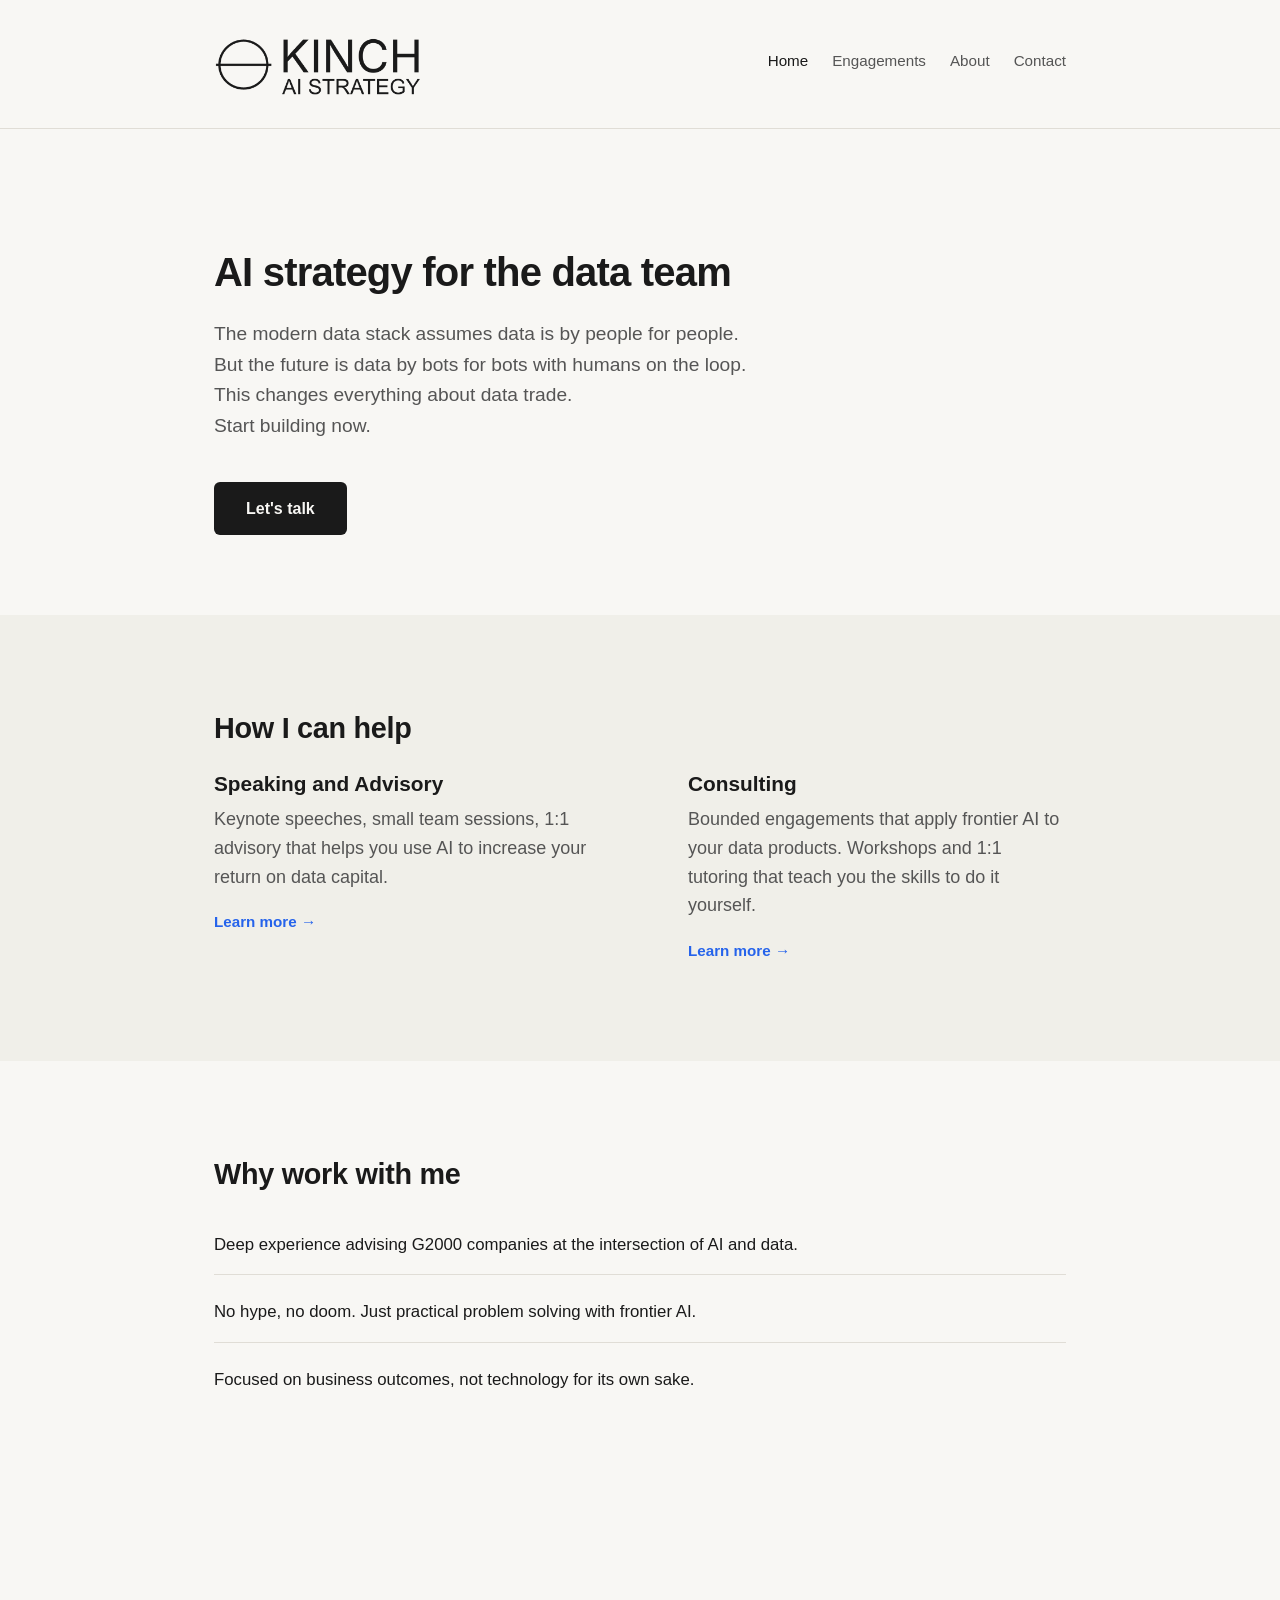
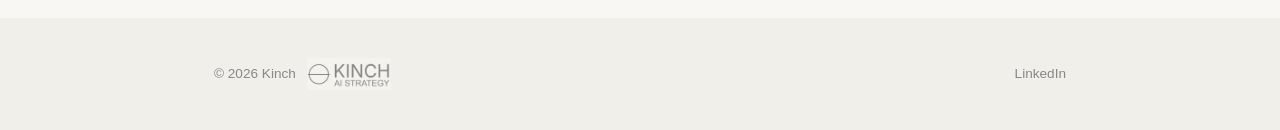
<file: index.html>
<!DOCTYPE html>
<html lang="en">
<head>
  <meta charset="UTF-8">
  <meta name="viewport" content="width=device-width, initial-scale=1.0">
  <title>Kinch - AI &amp; Data Strategy</title>
  <meta name="description" content="Strategic AI and data guidance for business leaders. Kinch helps executives make smart, well-informed decisions about AI and data.">
  <meta property="og:title" content="Kinch - AI & Data Strategy">
  <meta property="og:description" content="Strategic AI and data guidance for business leaders.">
  <meta property="og:type" content="website">
  <link rel="stylesheet" href="css/shared.css">
  <link rel="stylesheet" href="css/light.css">
  <link rel="icon" type="image/png" href="images/favicon.png">
</head>
<body>

  <!-- Navigation -->
  <nav class="nav">
    <div class="container">
      <a href="index.html" class="nav-brand"><img src="images/Kinch logo cropped.png" alt="Kinch - AI Strategy"></a>
      <button class="nav-toggle" aria-label="Toggle navigation">
        <span></span>
        <span></span>
        <span></span>
      </button>
      <ul class="nav-links">
        <li><a href="index.html" class="active">Home</a></li>
        <li><a href="engagements.html">Engagements</a></li>
        <li><a href="about.html">About</a></li>
        <li><a href="contact.html">Contact</a></li>
      </ul>
    </div>
  </nav>

  <main class="page-content">

    <!-- Hero -->
    <section class="hero">
      <div class="container">
        <h1>AI strategy for the data team</h1>
        <p>The modern data stack assumes data is by people for people.<br>But the future is data by bots for bots with humans on the loop.<br>This changes everything about data trade.<br>Start building now.</p>
        <a href="contact.html" class="cta-button">Let's talk</a>
      </div>
    </section>

    <!-- What I Do -->
    <section class="section section-alt">
      <div class="container">
        <h2>How I can help</h2>
        <div class="services-grid">
          <div class="service-block">
            <h3>Speaking and Advisory</h3>
            <p>Keynote speeches, small team sessions, 1:1 advisory that helps you use AI to increase your return on data capital.</p>
            <a href="engagements.html" class="service-link">Learn more &rarr;</a>
          </div>
          <div class="service-block">
            <h3>Consulting</h3>
            <p>Bounded engagements that apply frontier AI to your data products. Workshops and 1:1 tutoring that teach you the skills to do it yourself.</p>
            <a href="engagements.html" class="service-link">Learn more &rarr;</a>
          </div>
        </div>
      </div>
    </section>

    <!-- Why Kinch -->
    <section class="section">
      <div class="container">
        <h2>Why work with me</h2>
        <ul class="why-list">
          <li>Deep experience advising G2000 companies at the intersection of AI and data.</li>
          <li>No hype, no doom. Just practical problem solving with frontier AI.</li>
          <li>Focused on business outcomes, not technology for its own sake.</li>
        </ul>
      </div>
    </section>

  </main>

  <!-- Footer -->
  <footer class="footer">
    <div class="container">
      <span class="footer-text">&copy; 2026 Kinch &nbsp; <img src="images/Kinch logo cropped.png" alt="Kinch" class="footer-brand"></span>
      <div class="footer-links">
        <a href="https://www.linkedin.com/in/paulsonderegger" target="_blank" rel="noopener">LinkedIn</a>
      </div>
    </div>
  </footer>

  <script src="js/nav.js"></script>
</body>
</html>
</file>
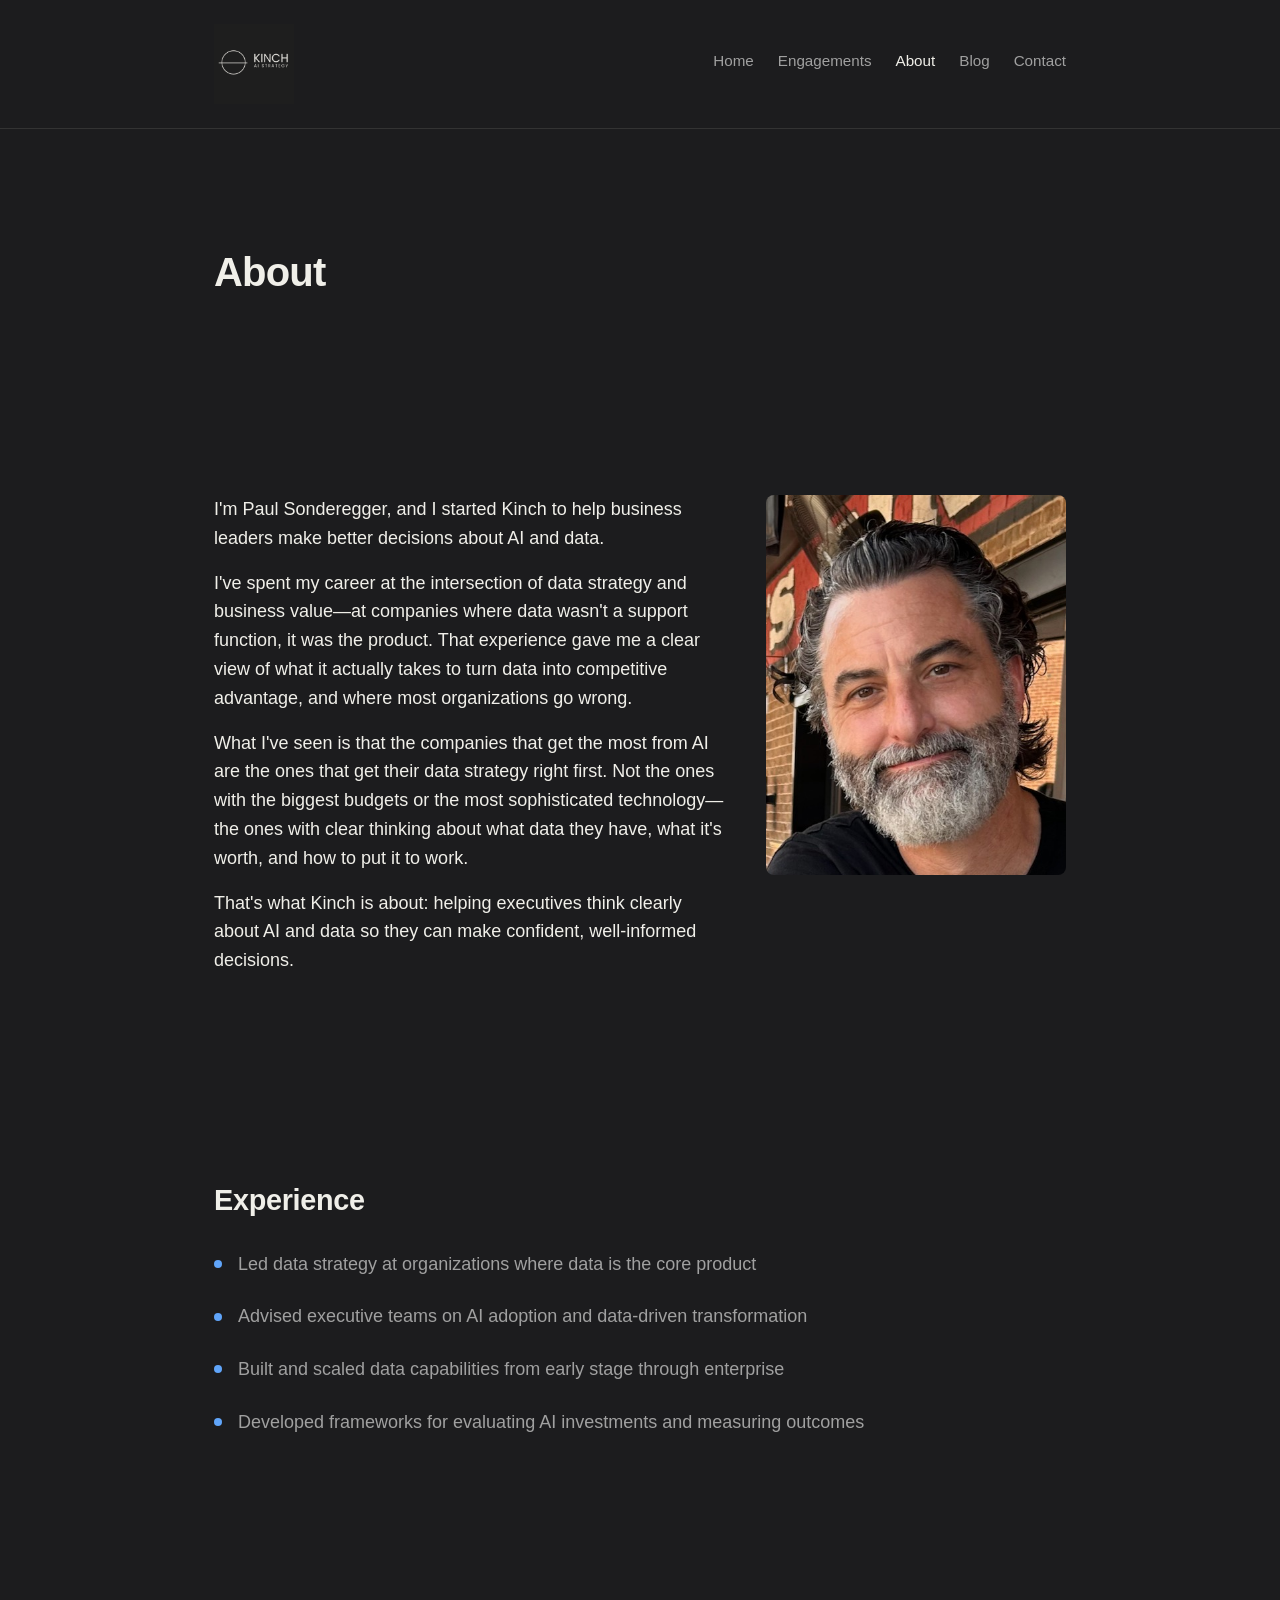
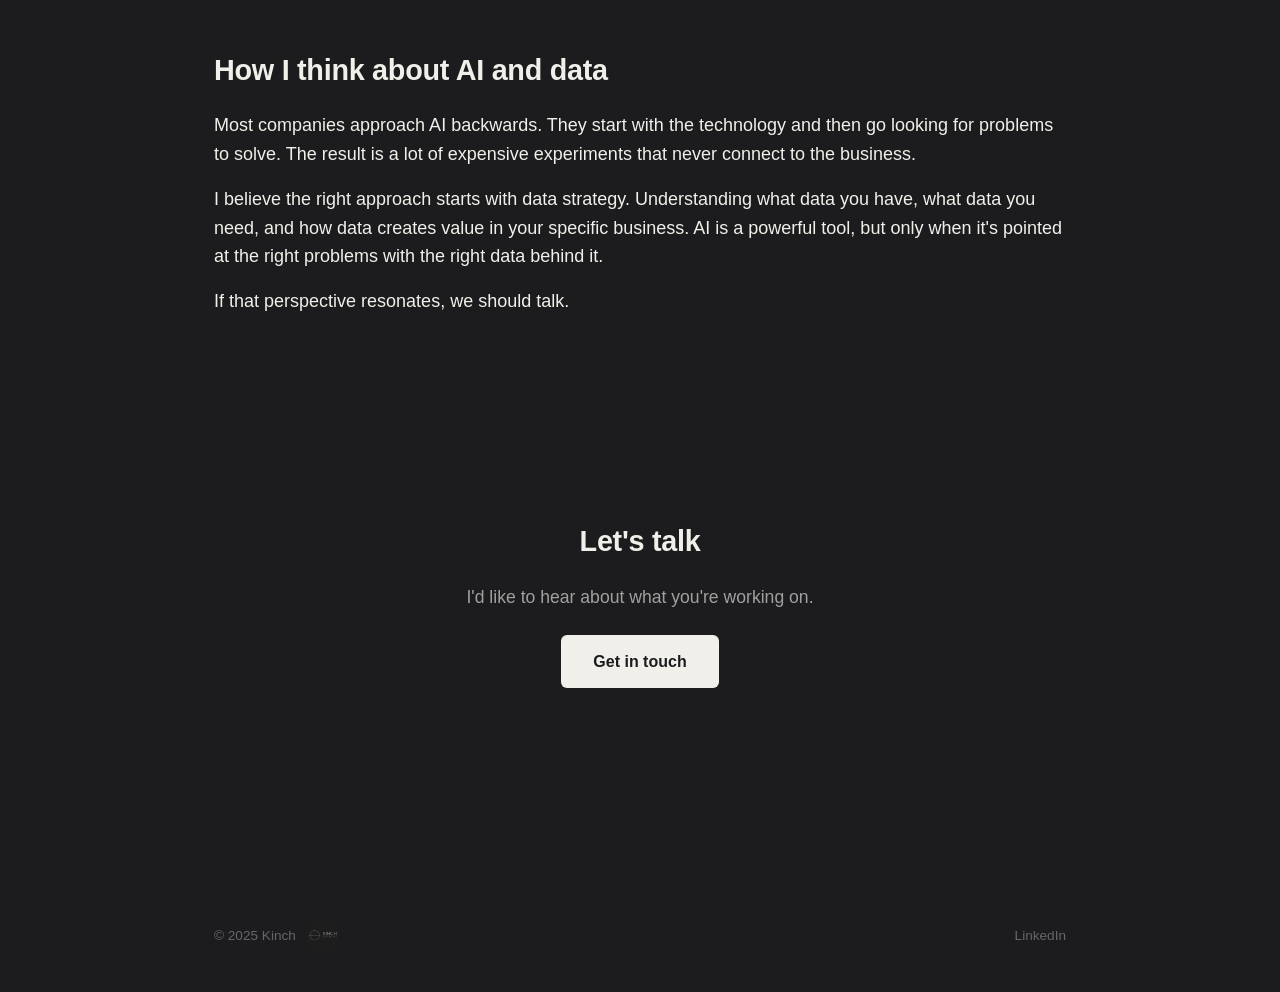
<file: about-dark.html>
<!DOCTYPE html>
<html lang="en">
<head>
  <meta charset="UTF-8">
  <meta name="viewport" content="width=device-width, initial-scale=1.0">
  <title>About - Kinch</title>
  <meta name="description" content="About Paul Sonderegger and Kinch. AI and data strategy consulting built on deep experience in data-driven businesses.">
  <meta property="og:title" content="About - Kinch">
  <meta property="og:description" content="AI and data strategy consulting built on deep experience in data-driven businesses.">
  <meta property="og:type" content="website">
  <link rel="stylesheet" href="css/shared.css">
  <link rel="stylesheet" href="css/dark.css">
</head>
<body>

  <!-- Navigation -->
  <nav class="nav">
    <div class="container">
      <a href="index-dark.html" class="nav-brand"><img src="images/Kinch logo dark.png" alt="Kinch - AI Strategy"></a>
      <button class="nav-toggle" aria-label="Toggle navigation">
        <span></span>
        <span></span>
        <span></span>
      </button>
      <ul class="nav-links">
        <li><a href="index-dark.html">Home</a></li>
        <li><a href="engagements-dark.html">Engagements</a></li>
        <li><a href="about-dark.html" class="active">About</a></li>
        <li><a href="#">Blog</a></li>
        <li><a href="contact-dark.html">Contact</a></li>
      </ul>
    </div>
  </nav>

  <main class="page-content">

    <!-- About Header -->
    <section class="hero">
      <div class="container">
        <h1>About</h1>
      </div>
    </section>

    <!-- Story + Photo -->
    <section class="section section-border">
      <div class="container">
        <div class="about-intro">
          <div class="about-intro-text">
            <p>I'm Paul Sonderegger, and I started Kinch to help business leaders make better decisions about AI and data.</p>
            <p>I've spent my career at the intersection of data strategy and business value&mdash;at companies where data wasn't a support function, it was the product. That experience gave me a clear view of what it actually takes to turn data into competitive advantage, and where most organizations go wrong.</p>
            <p>What I've seen is that the companies that get the most from AI are the ones that get their data strategy right first. Not the ones with the biggest budgets or the most sophisticated technology&mdash;the ones with clear thinking about what data they have, what it's worth, and how to put it to work.</p>
            <p>That's what Kinch is about: helping executives think clearly about AI and data so they can make confident, well-informed decisions.</p>
          </div>
          <img src="images/headshot.jpg" alt="Paul Sonderegger" class="headshot">
        </div>
      </div>
    </section>

    <!-- Experience -->
    <section class="section section-border">
      <div class="container">
        <h2>Experience</h2>
        <ul class="experience-list">
          <li>Led data strategy at organizations where data is the core product</li>
          <li>Advised executive teams on AI adoption and data-driven transformation</li>
          <li>Built and scaled data capabilities from early stage through enterprise</li>
          <li>Developed frameworks for evaluating AI investments and measuring outcomes</li>
        </ul>
      </div>
    </section>

    <!-- Point of View -->
    <section class="section section-border">
      <div class="container">
        <h2>How I think about AI and data</h2>
        <p>Most companies approach AI backwards. They start with the technology and then go looking for problems to solve. The result is a lot of expensive experiments that never connect to the business.</p>
        <p>I believe the right approach starts with data strategy. Understanding what data you have, what data you need, and how data creates value in your specific business. AI is a powerful tool, but only when it's pointed at the right problems with the right data behind it.</p>
        <p>If that perspective resonates, we should talk.</p>
      </div>
    </section>

    <!-- CTA -->
    <section class="cta-section section-border">
      <div class="container">
        <h2>Let's talk</h2>
        <p>I'd like to hear about what you're working on.</p>
        <a href="contact-dark.html" class="cta-button">Get in touch</a>
      </div>
    </section>

  </main>

  <!-- Footer -->
  <footer class="footer">
    <div class="container">
      <span class="footer-text">&copy; 2025 Kinch &nbsp; <img src="images/Kinch logo dark.png" alt="Kinch" class="footer-brand"></span>
      <div class="footer-links">
        <a href="https://linkedin.com" target="_blank" rel="noopener">LinkedIn</a>
      </div>
    </div>
  </footer>

  <script src="js/nav.js"></script>
</body>
</html>
</file>
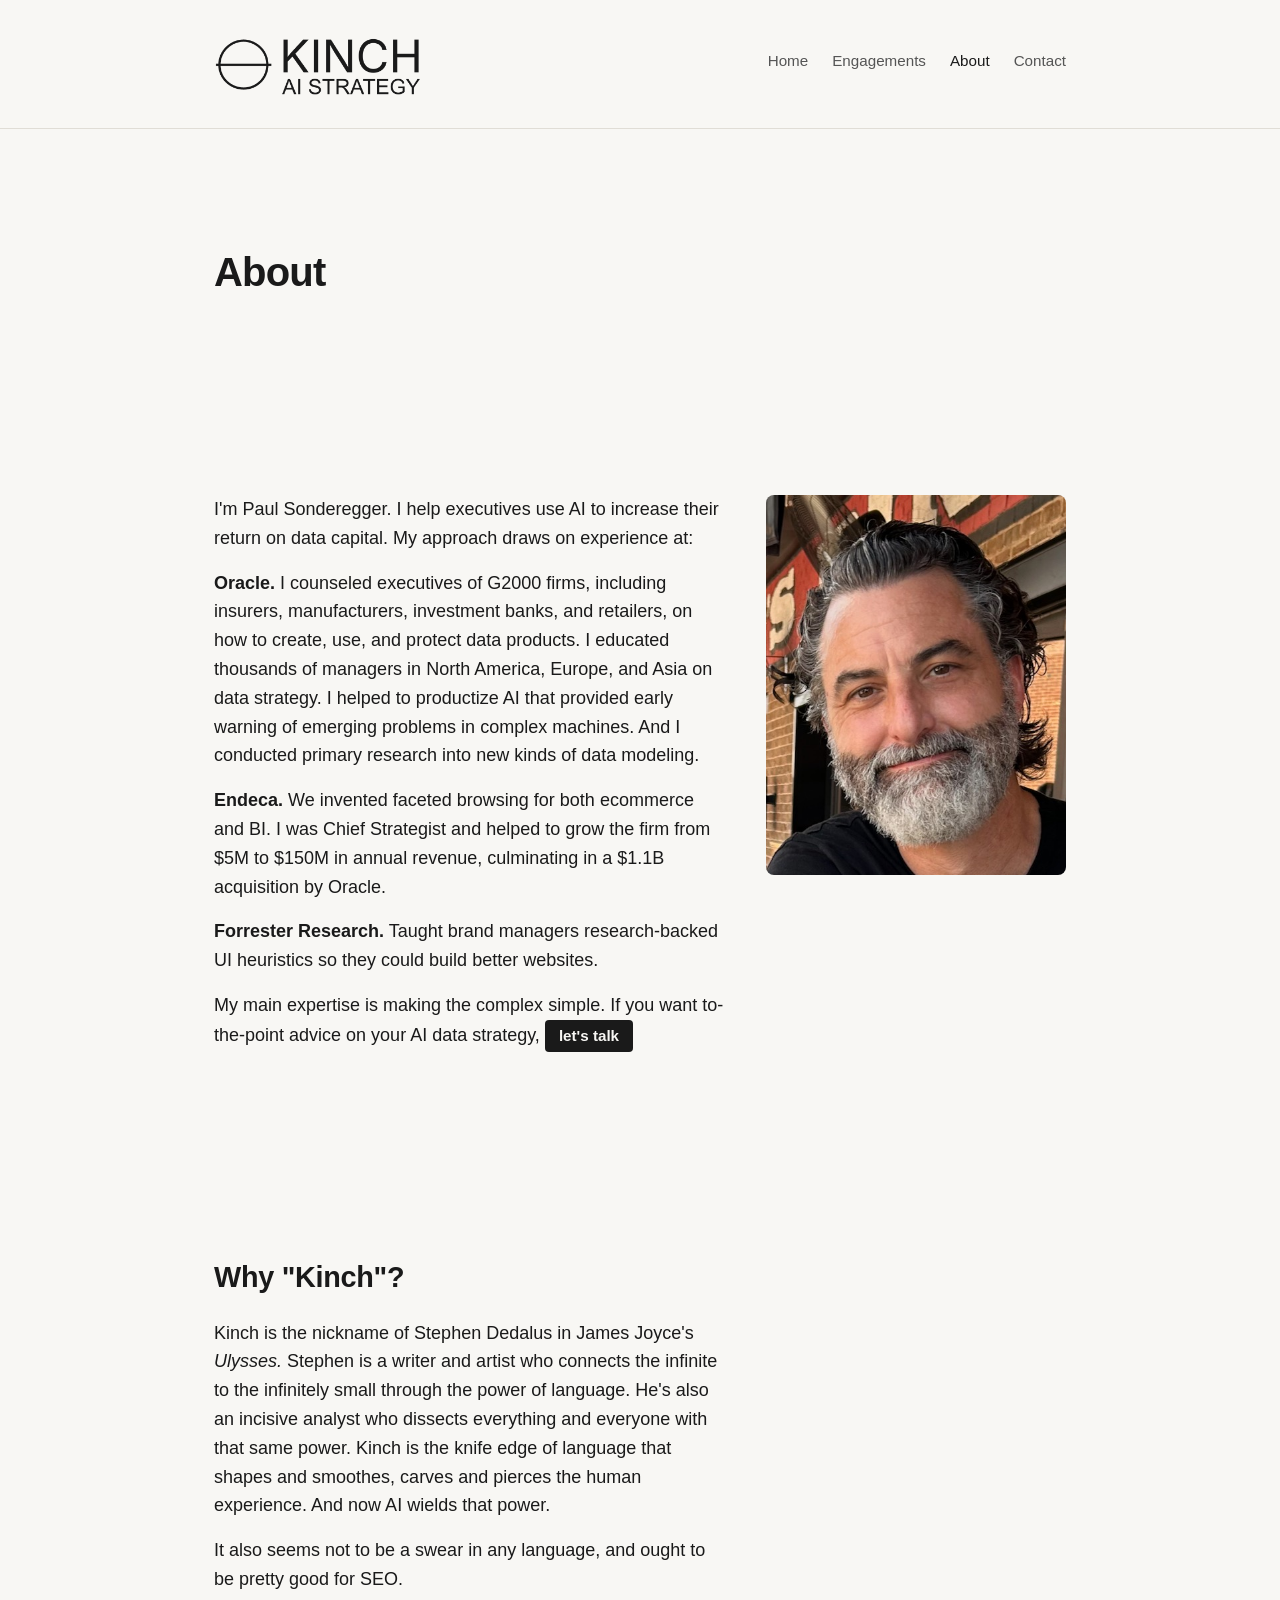
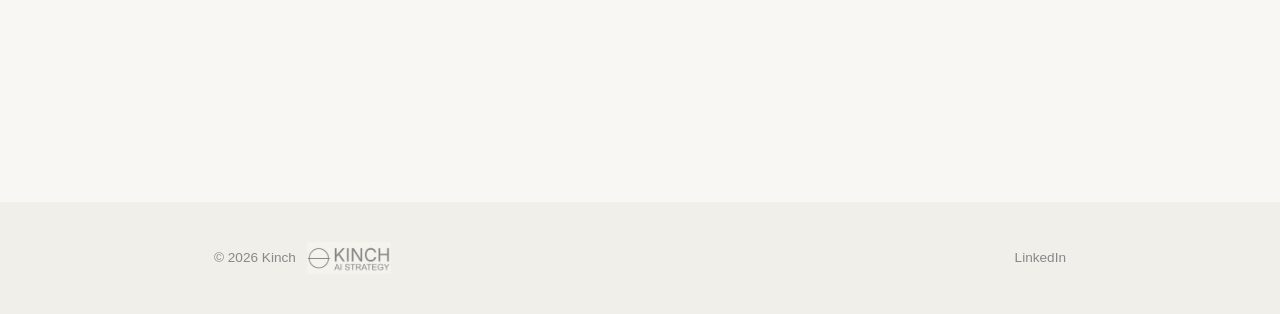
<file: about.html>
<!DOCTYPE html>
<html lang="en">
<head>
  <meta charset="UTF-8">
  <meta name="viewport" content="width=device-width, initial-scale=1.0">
  <title>About - Kinch</title>
  <meta name="description" content="About Paul Sonderegger and Kinch. AI and data strategy consulting built on deep experience in data-driven businesses.">
  <meta property="og:title" content="About - Kinch">
  <meta property="og:description" content="AI and data strategy consulting built on deep experience in data-driven businesses.">
  <meta property="og:type" content="website">
  <link rel="stylesheet" href="css/shared.css">
  <link rel="stylesheet" href="css/light.css">
  <link rel="icon" type="image/png" href="images/favicon.png">
</head>
<body>

  <!-- Navigation -->
  <nav class="nav">
    <div class="container">
      <a href="index.html" class="nav-brand"><img src="images/Kinch logo cropped.png" alt="Kinch - AI Strategy"></a>
      <button class="nav-toggle" aria-label="Toggle navigation">
        <span></span>
        <span></span>
        <span></span>
      </button>
      <ul class="nav-links">
        <li><a href="index.html">Home</a></li>
        <li><a href="engagements.html">Engagements</a></li>
        <li><a href="about.html" class="active">About</a></li>
        <li><a href="contact.html">Contact</a></li>
      </ul>
    </div>
  </nav>

  <main class="page-content">

    <!-- About Header -->
    <section class="hero">
      <div class="container">
        <h1>About</h1>
      </div>
    </section>

    <!-- Story + Photo -->
    <section class="section">
      <div class="container">
        <div class="about-intro">
          <div class="about-intro-text">
            <p>I'm Paul Sonderegger. I help executives use AI to increase their return on data capital. My approach draws on experience at:</p>
            <p><strong>Oracle.</strong> I counseled executives of G2000 firms, including insurers, manufacturers, investment banks, and retailers, on how to create, use, and protect data products. I educated thousands of managers in North America, Europe, and Asia on data strategy. I helped to productize AI that provided early warning of emerging problems in complex machines. And I conducted primary research into new kinds of data modeling.</p>
            <p><strong>Endeca.</strong> We invented faceted browsing for both ecommerce and BI. I was Chief Strategist and helped to grow the firm from $5M to $150M in annual revenue, culminating in a $1.1B acquisition by Oracle.</p>
            <p><strong>Forrester Research.</strong> Taught brand managers research-backed UI heuristics so they could build better websites.</p>
            <p>My main expertise is making the complex simple. If you want to-the-point advice on your AI data strategy, <a href="contact.html" class="text-cta">let's talk</a></p>
          </div>
          <img src="images/headshot.jpg" alt="Paul Sonderegger" class="headshot">
        </div>
      </div>
    </section>

    <!-- Why Kinch -->
    <section class="section">
      <div class="container">
        <div class="why-kinch">
        <h2>Why "Kinch"?</h2>
        <p>Kinch is the nickname of Stephen Dedalus in James Joyce's <em>Ulysses.</em> Stephen is a writer and artist who connects the infinite to the infinitely small through the power of language. He's also an incisive analyst who dissects everything and everyone with that same power. Kinch is the knife edge of language that shapes and smoothes, carves and pierces the human experience. And now AI wields that power.</p>
        <p>It also seems not to be a swear in any language, and ought to be pretty good for SEO.</p>
        </div>
      </div>
    </section>

  </main>

  <!-- Footer -->
  <footer class="footer">
    <div class="container">
      <span class="footer-text">&copy; 2026 Kinch &nbsp; <img src="images/Kinch logo cropped.png" alt="Kinch" class="footer-brand"></span>
      <div class="footer-links">
        <a href="https://www.linkedin.com/in/paulsonderegger" target="_blank" rel="noopener">LinkedIn</a>
      </div>
    </div>
  </footer>

  <script src="js/nav.js"></script>
</body>
</html>
</file>
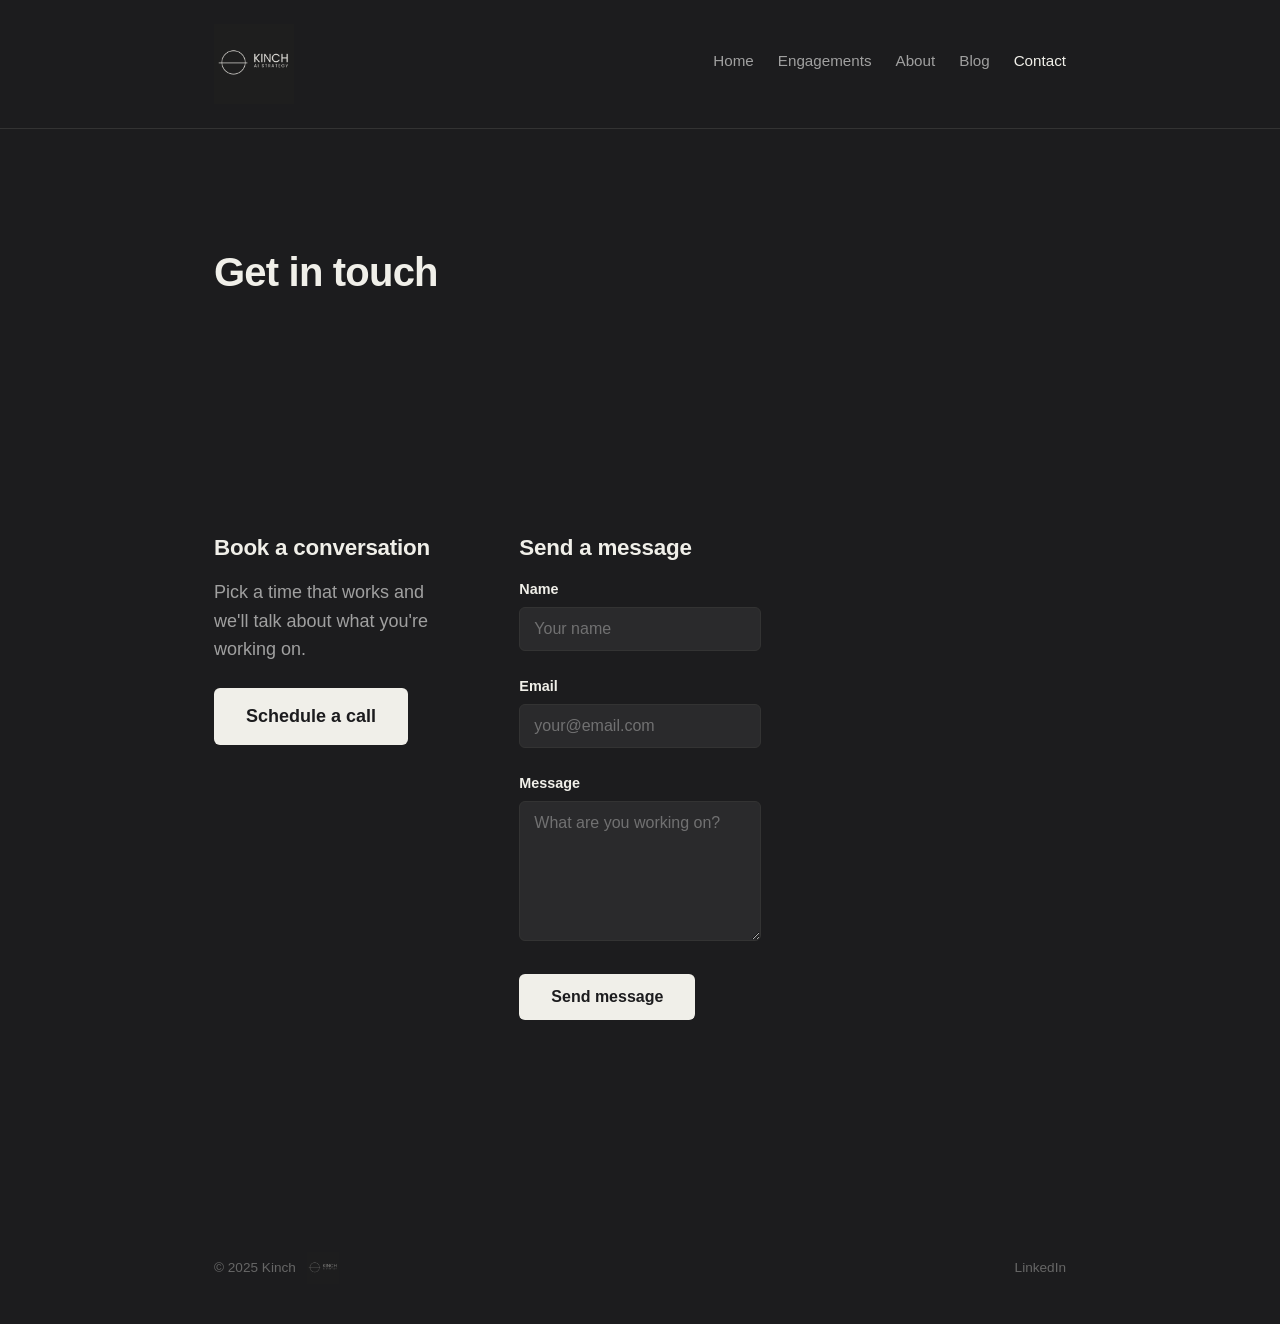
<file: contact-dark.html>
<!DOCTYPE html>
<html lang="en">
<head>
  <meta charset="UTF-8">
  <meta name="viewport" content="width=device-width, initial-scale=1.0">
  <title>Contact - Kinch</title>
  <meta name="description" content="Get in touch with Kinch. Book a conversation or send a message about AI and data strategy consulting.">
  <meta property="og:title" content="Contact - Kinch">
  <meta property="og:description" content="Get in touch with Kinch. Book a conversation or send a message.">
  <meta property="og:type" content="website">
  <link rel="stylesheet" href="css/shared.css">
  <link rel="stylesheet" href="css/dark.css">
</head>
<body>

  <!-- Navigation -->
  <nav class="nav">
    <div class="container">
      <a href="index-dark.html" class="nav-brand"><img src="images/Kinch logo dark.png" alt="Kinch - AI Strategy"></a>
      <button class="nav-toggle" aria-label="Toggle navigation">
        <span></span>
        <span></span>
        <span></span>
      </button>
      <ul class="nav-links">
        <li><a href="index-dark.html">Home</a></li>
        <li><a href="engagements-dark.html">Engagements</a></li>
        <li><a href="about-dark.html">About</a></li>
        <li><a href="#">Blog</a></li>
        <li><a href="contact-dark.html" class="active">Contact</a></li>
      </ul>
    </div>
  </nav>

  <main class="page-content">

    <!-- Page Header -->
    <section class="hero">
      <div class="container">
        <h1>Get in touch</h1>
      </div>
    </section>

    <!-- Contact Grid -->
    <section class="section section-border">
      <div class="container">
        <div class="contact-grid">

          <!-- Calendly -->
          <div class="contact-section">
            <h2>Book a conversation</h2>
            <p>Pick a time that works and we'll talk about what you're working on.</p>
            <a href="#" class="calendly-link" target="_blank" rel="noopener">Schedule a call</a>
            <!-- Replace href="#" with your Calendly URL, e.g.: -->
            <!-- https://calendly.com/your-username/30min -->
          </div>

          <!-- Contact Form -->
          <div class="contact-section">
            <h2>Send a message</h2>
            <form id="contact-form" action="#" method="POST">
              <div class="form-group">
                <label for="name">Name</label>
                <input type="text" id="name" name="name" required placeholder="Your name">
                <div class="field-error" id="name-error">Please enter your name.</div>
              </div>
              <div class="form-group">
                <label for="email">Email</label>
                <input type="email" id="email" name="email" required placeholder="your@email.com">
                <div class="field-error" id="email-error">Please enter a valid email address.</div>
              </div>
              <div class="form-group">
                <label for="message">Message</label>
                <textarea id="message" name="message" required placeholder="What are you working on?"></textarea>
                <div class="field-error" id="message-error">Please enter a message.</div>
              </div>

              <!-- Honeypot - invisible to humans -->
              <div class="visually-hidden" aria-hidden="true">
                <label for="website">Website</label>
                <input type="text" id="website" name="website" tabindex="-1" autocomplete="off">
              </div>

              <button type="submit" class="cta-button">Send message</button>
            </form>
            <div class="success-message" id="success-message">
              Thanks for reaching out. I'll be in touch soon.
            </div>
          </div>

        </div>
      </div>
    </section>

  </main>

  <!-- Footer -->
  <footer class="footer">
    <div class="container">
      <span class="footer-text">&copy; 2025 Kinch &nbsp; <img src="images/Kinch logo dark.png" alt="Kinch" class="footer-brand"></span>
      <div class="footer-links">
        <a href="https://linkedin.com" target="_blank" rel="noopener">LinkedIn</a>
      </div>
    </div>
  </footer>

  <script src="js/nav.js"></script>
  <script src="js/contact.js"></script>
</body>
</html>
</file>
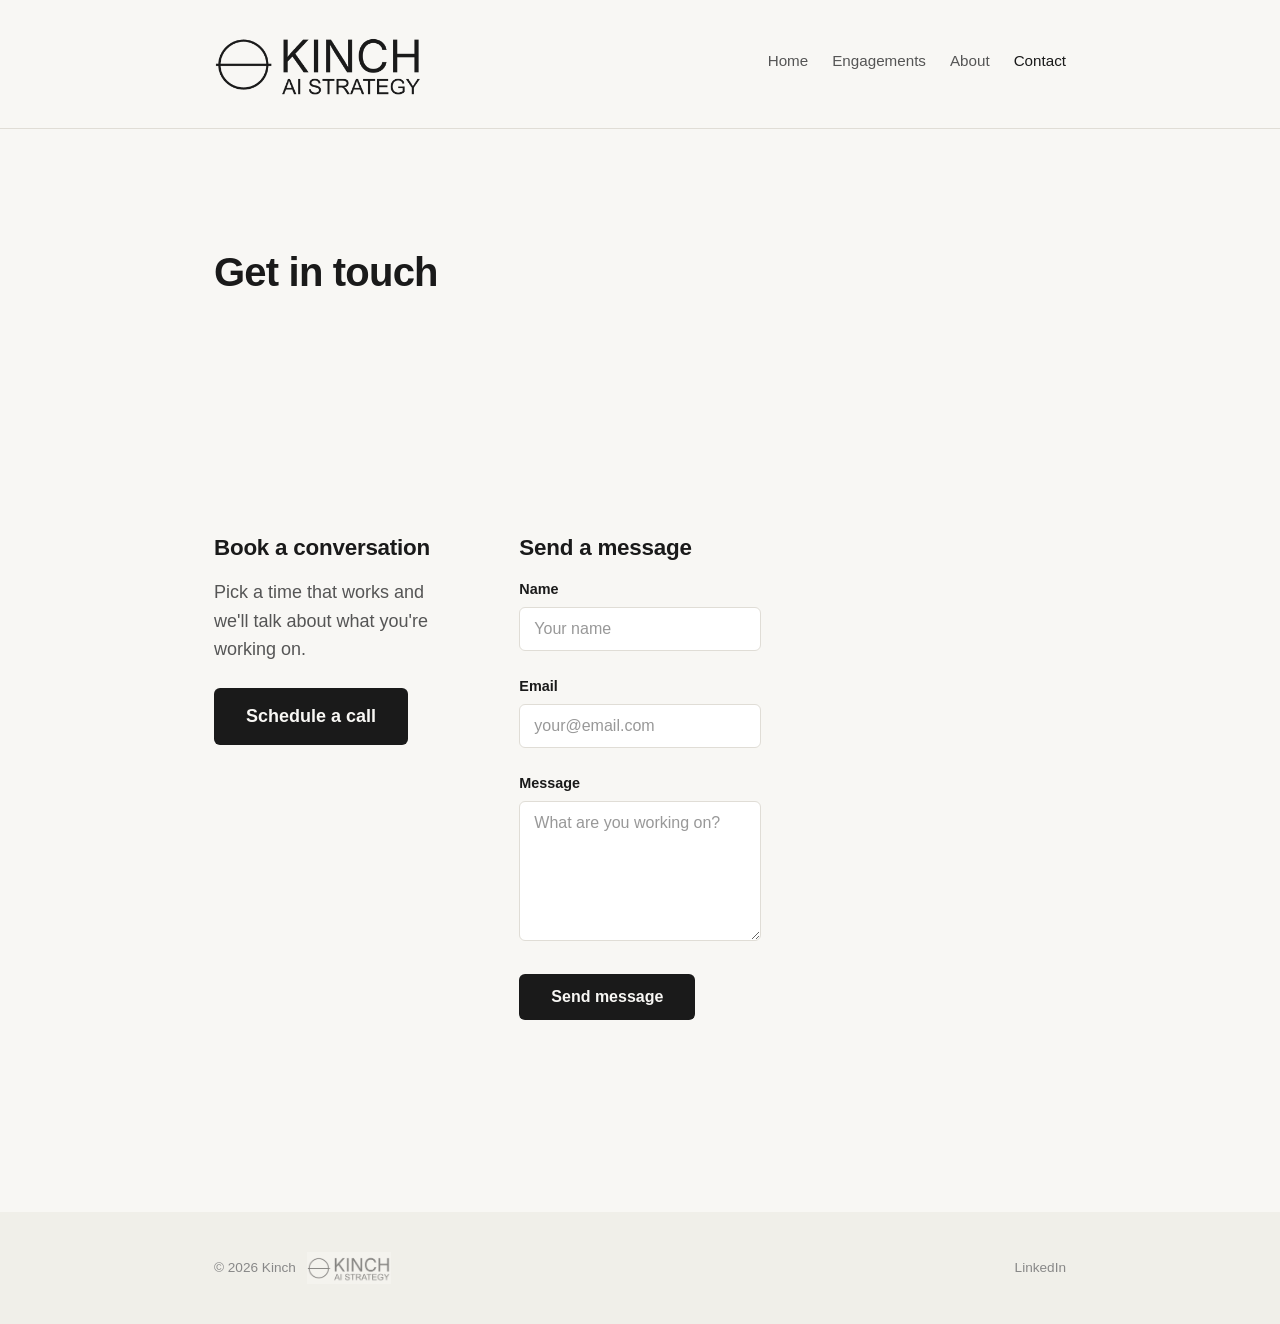
<file: contact.html>
<!DOCTYPE html>
<html lang="en">
<head>
  <meta charset="UTF-8">
  <meta name="viewport" content="width=device-width, initial-scale=1.0">
  <title>Contact - Kinch</title>
  <meta name="description" content="Get in touch with Kinch. Book a conversation or send a message about AI and data strategy consulting.">
  <meta property="og:title" content="Contact - Kinch">
  <meta property="og:description" content="Get in touch with Kinch. Book a conversation or send a message.">
  <meta property="og:type" content="website">
  <link rel="stylesheet" href="css/shared.css">
  <link rel="stylesheet" href="css/light.css">
  <link rel="icon" type="image/png" href="images/favicon.png">
</head>
<body>

  <!-- Navigation -->
  <nav class="nav">
    <div class="container">
      <a href="index.html" class="nav-brand"><img src="images/Kinch logo cropped.png" alt="Kinch - AI Strategy"></a>
      <button class="nav-toggle" aria-label="Toggle navigation">
        <span></span>
        <span></span>
        <span></span>
      </button>
      <ul class="nav-links">
        <li><a href="index.html">Home</a></li>
        <li><a href="engagements.html">Engagements</a></li>
        <li><a href="about.html">About</a></li>
        <li><a href="contact.html" class="active">Contact</a></li>
      </ul>
    </div>
  </nav>

  <main class="page-content">

    <!-- Page Header -->
    <section class="hero">
      <div class="container">
        <h1>Get in touch</h1>
      </div>
    </section>

    <!-- Contact Grid -->
    <section class="section">
      <div class="container">
        <div class="contact-grid">

          <!-- Calendly -->
          <div class="contact-section">
            <h2>Book a conversation</h2>
            <p>Pick a time that works and we'll talk about what you're working on.</p>
            <a href="https://calendly.com/paul-kinch/intro" class="calendly-link" target="_blank" rel="noopener">Schedule a call</a>
          </div>

          <!-- Contact Form -->
          <div class="contact-section">
            <h2>Send a message</h2>
            <form id="contact-form" action="https://formspree.io/f/mqegkvej" method="POST">
              <div class="form-group">
                <label for="name">Name</label>
                <input type="text" id="name" name="name" required placeholder="Your name">
                <div class="field-error" id="name-error">Please enter your name.</div>
              </div>
              <div class="form-group">
                <label for="email">Email</label>
                <input type="email" id="email" name="email" required placeholder="your@email.com">
                <div class="field-error" id="email-error">Please enter a valid email address.</div>
              </div>
              <div class="form-group">
                <label for="message">Message</label>
                <textarea id="message" name="message" required placeholder="What are you working on?"></textarea>
                <div class="field-error" id="message-error">Please enter a message.</div>
              </div>

              <!-- Honeypot - invisible to humans -->
              <div class="visually-hidden" aria-hidden="true">
                <label for="website">Website</label>
                <input type="text" id="website" name="website" tabindex="-1" autocomplete="off">
              </div>

              <button type="submit" class="cta-button">Send message</button>
            </form>
            <div class="success-message" id="success-message">
              Thanks for reaching out. I'll be in touch soon.
            </div>
          </div>

        </div>
      </div>
    </section>

  </main>

  <!-- Footer -->
  <footer class="footer">
    <div class="container">
      <span class="footer-text">&copy; 2026 Kinch &nbsp; <img src="images/Kinch logo cropped.png" alt="Kinch" class="footer-brand"></span>
      <div class="footer-links">
        <a href="https://www.linkedin.com/in/paulsonderegger" target="_blank" rel="noopener">LinkedIn</a>
      </div>
    </div>
  </footer>

  <script src="js/nav.js"></script>
  <script src="js/contact.js"></script>
</body>
</html>
</file>
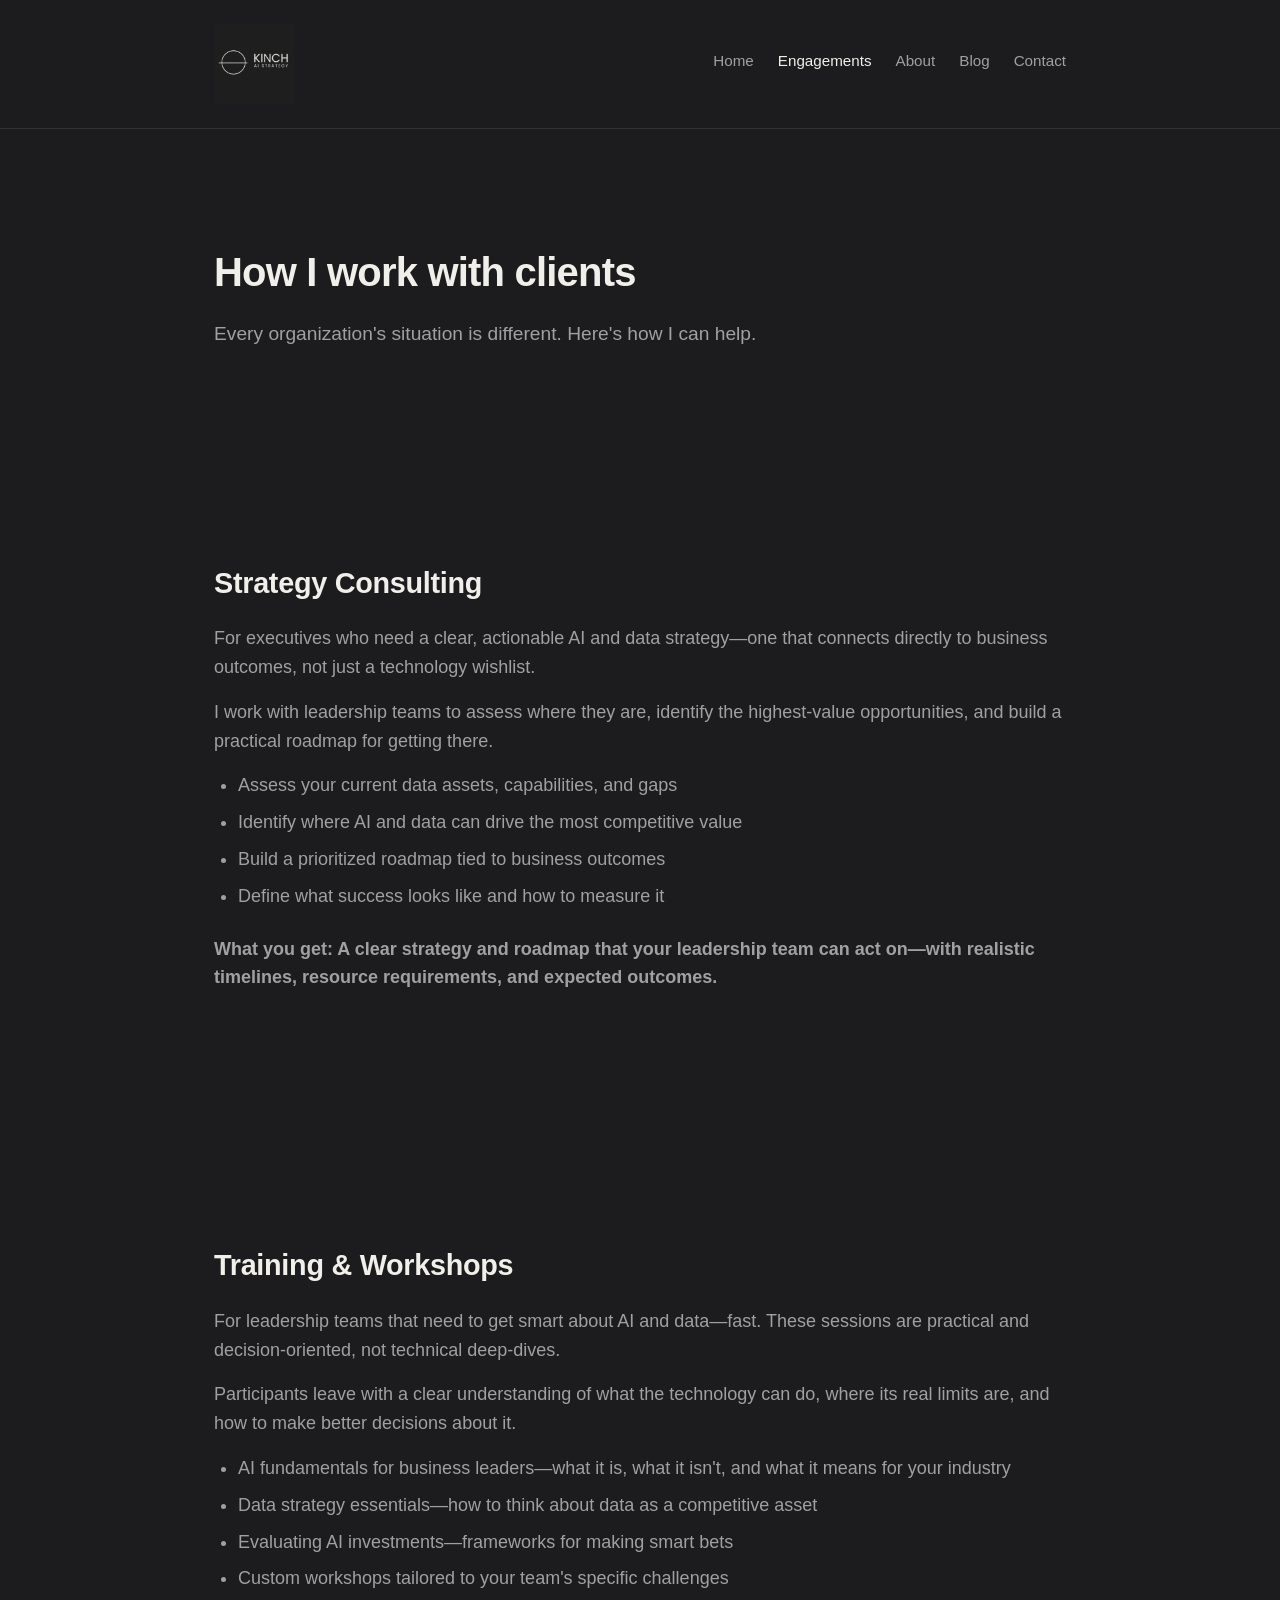
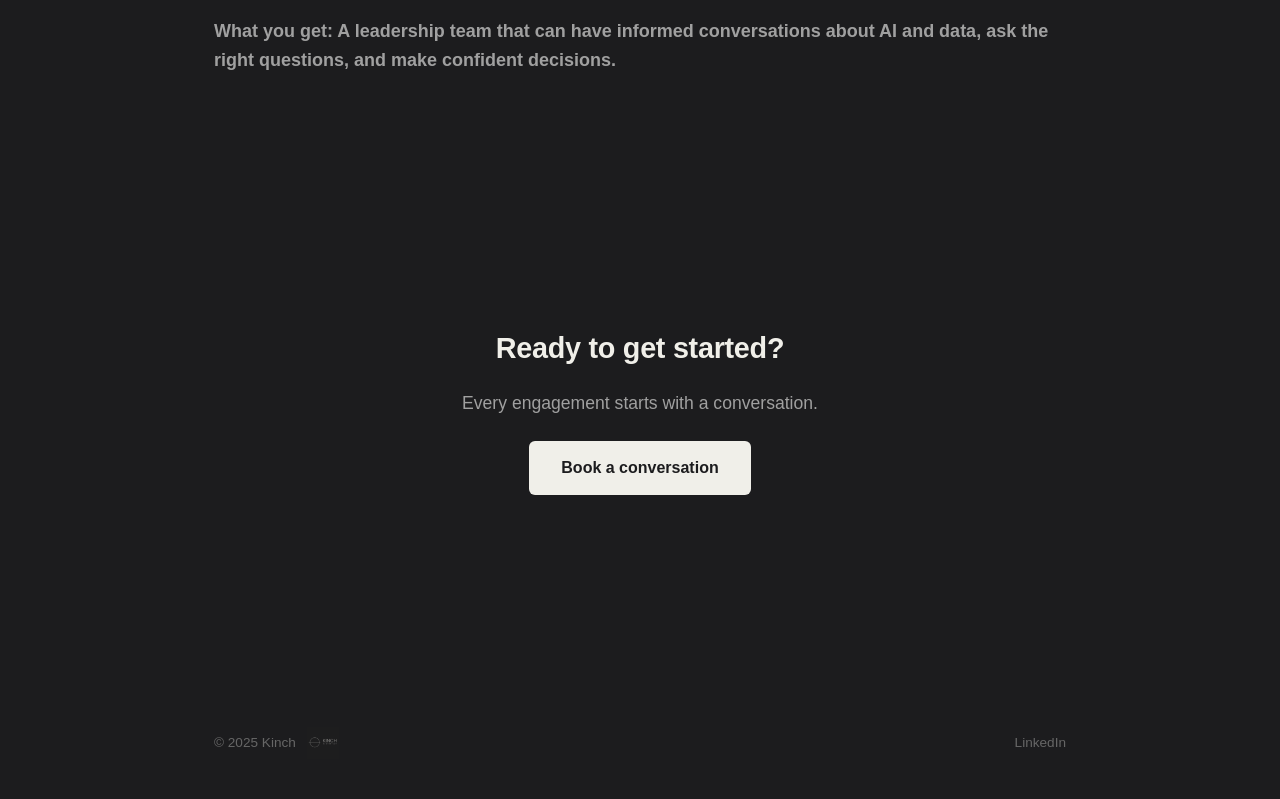
<file: engagements-dark.html>
<!DOCTYPE html>
<html lang="en">
<head>
  <meta charset="UTF-8">
  <meta name="viewport" content="width=device-width, initial-scale=1.0">
  <title>Engagements - Kinch</title>
  <meta name="description" content="AI and data strategy consulting, training, and workshops for business leaders. Learn how Kinch works with clients.">
  <meta property="og:title" content="Engagements - Kinch">
  <meta property="og:description" content="AI and data strategy consulting, training, and workshops for business leaders.">
  <meta property="og:type" content="website">
  <link rel="stylesheet" href="css/shared.css">
  <link rel="stylesheet" href="css/dark.css">
</head>
<body>

  <!-- Navigation -->
  <nav class="nav">
    <div class="container">
      <a href="index-dark.html" class="nav-brand"><img src="images/Kinch logo dark.png" alt="Kinch - AI Strategy"></a>
      <button class="nav-toggle" aria-label="Toggle navigation">
        <span></span>
        <span></span>
        <span></span>
      </button>
      <ul class="nav-links">
        <li><a href="index-dark.html">Home</a></li>
        <li><a href="engagements-dark.html" class="active">Engagements</a></li>
        <li><a href="about-dark.html">About</a></li>
        <li><a href="#">Blog</a></li>
        <li><a href="contact-dark.html">Contact</a></li>
      </ul>
    </div>
  </nav>

  <main class="page-content">

    <!-- Page Header -->
    <section class="hero">
      <div class="container">
        <h1>How I work with clients</h1>
        <p>Every organization's situation is different. Here's how I can help.</p>
      </div>
    </section>

    <!-- Strategy Consulting -->
    <section class="section section-border">
      <div class="container">
        <div class="engagement-section">
          <h2>Strategy Consulting</h2>
          <p>For executives who need a clear, actionable AI and data strategy&mdash;one that connects directly to business outcomes, not just a technology wishlist.</p>
          <p>I work with leadership teams to assess where they are, identify the highest-value opportunities, and build a practical roadmap for getting there.</p>
          <ul>
            <li>Assess your current data assets, capabilities, and gaps</li>
            <li>Identify where AI and data can drive the most competitive value</li>
            <li>Build a prioritized roadmap tied to business outcomes</li>
            <li>Define what success looks like and how to measure it</li>
          </ul>
          <p class="outcome">What you get: A clear strategy and roadmap that your leadership team can act on&mdash;with realistic timelines, resource requirements, and expected outcomes.</p>
        </div>
      </div>
    </section>

    <!-- Training & Workshops -->
    <section class="section section-border">
      <div class="container">
        <div class="engagement-section">
          <h2>Training &amp; Workshops</h2>
          <p>For leadership teams that need to get smart about AI and data&mdash;fast. These sessions are practical and decision-oriented, not technical deep-dives.</p>
          <p>Participants leave with a clear understanding of what the technology can do, where its real limits are, and how to make better decisions about it.</p>
          <ul>
            <li>AI fundamentals for business leaders&mdash;what it is, what it isn't, and what it means for your industry</li>
            <li>Data strategy essentials&mdash;how to think about data as a competitive asset</li>
            <li>Evaluating AI investments&mdash;frameworks for making smart bets</li>
            <li>Custom workshops tailored to your team's specific challenges</li>
          </ul>
          <p class="outcome">What you get: A leadership team that can have informed conversations about AI and data, ask the right questions, and make confident decisions.</p>
        </div>
      </div>
    </section>

    <!-- CTA -->
    <section class="cta-section section-border">
      <div class="container">
        <h2>Ready to get started?</h2>
        <p>Every engagement starts with a conversation.</p>
        <a href="contact-dark.html" class="cta-button">Book a conversation</a>
      </div>
    </section>

  </main>

  <!-- Footer -->
  <footer class="footer">
    <div class="container">
      <span class="footer-text">&copy; 2025 Kinch &nbsp; <img src="images/Kinch logo dark.png" alt="Kinch" class="footer-brand"></span>
      <div class="footer-links">
        <a href="https://linkedin.com" target="_blank" rel="noopener">LinkedIn</a>
      </div>
    </div>
  </footer>

  <script src="js/nav.js"></script>
</body>
</html>
</file>
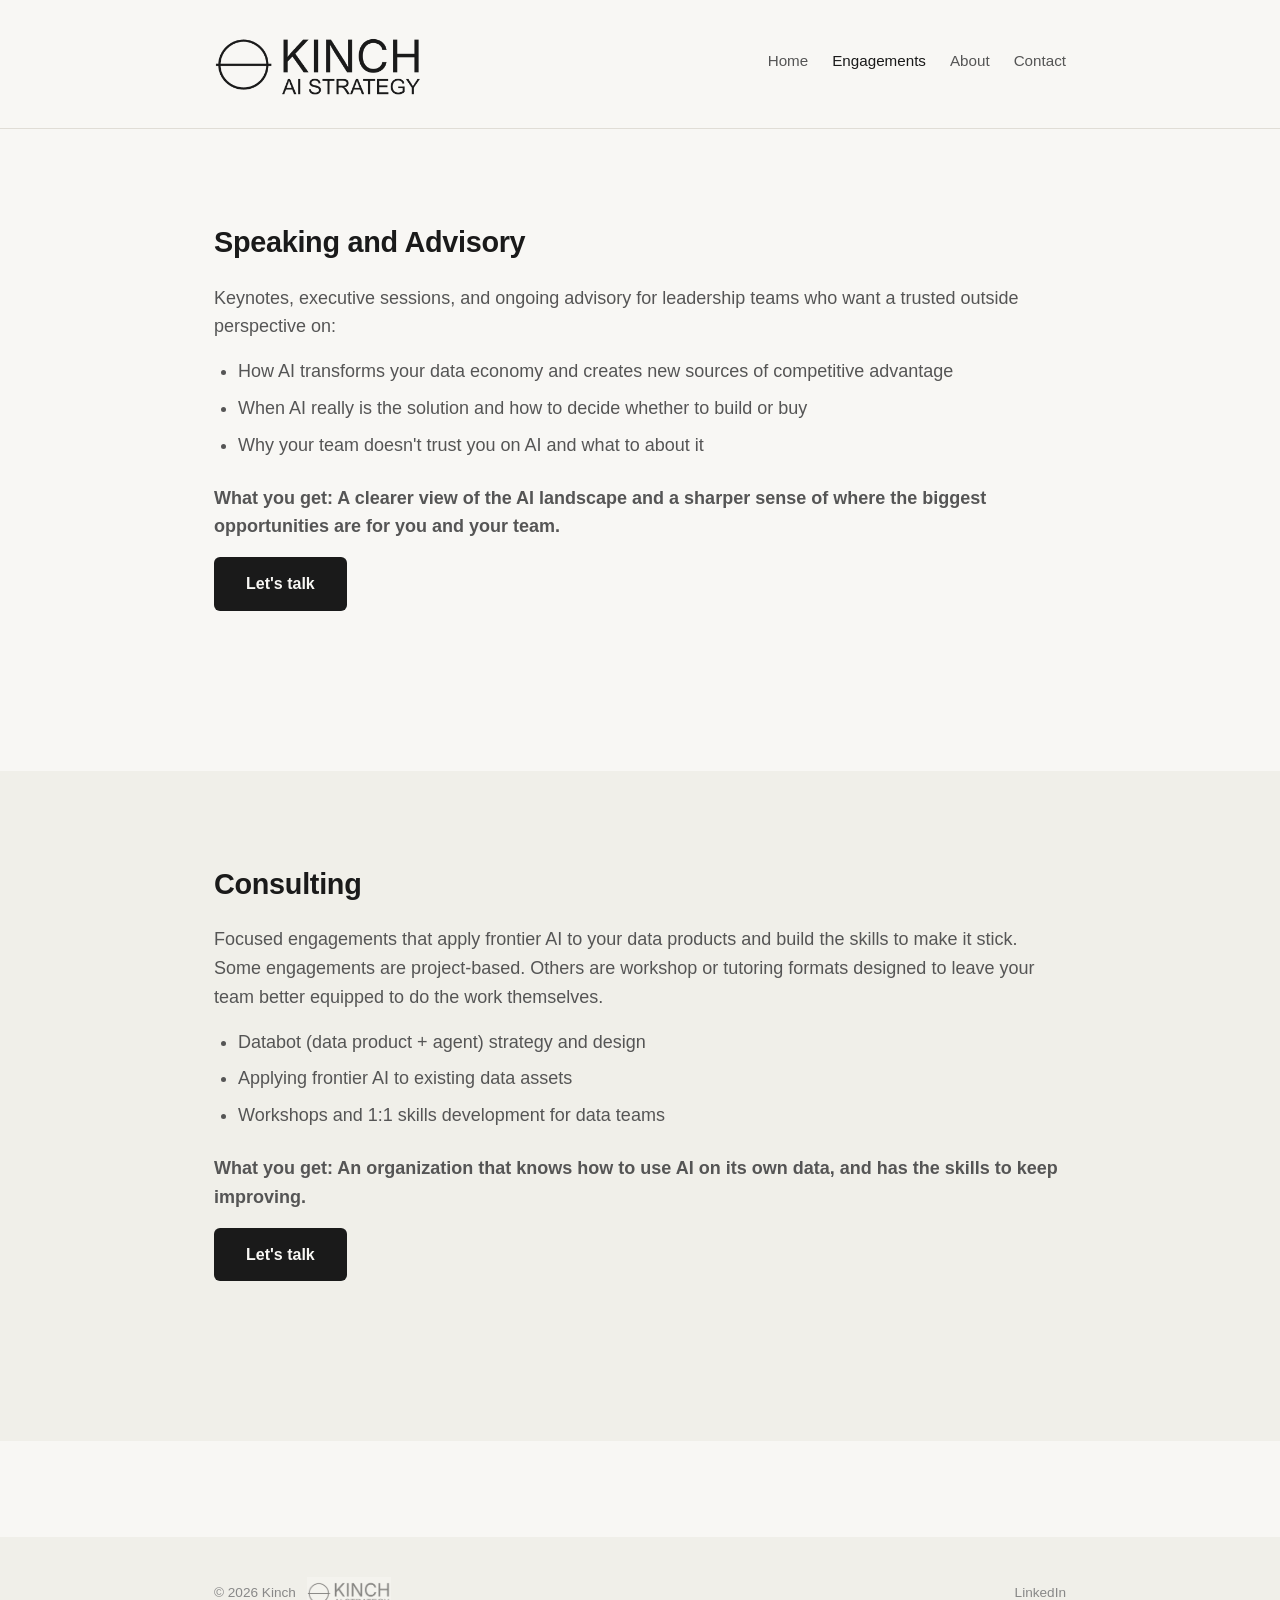
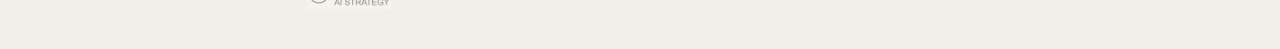
<file: engagements.html>
<!DOCTYPE html>
<html lang="en">
<head>
  <meta charset="UTF-8">
  <meta name="viewport" content="width=device-width, initial-scale=1.0">
  <title>Engagements - Kinch</title>
  <meta name="description" content="AI and data strategy consulting, training, and workshops for business leaders. Learn how Kinch works with clients.">
  <meta property="og:title" content="Engagements - Kinch">
  <meta property="og:description" content="AI and data strategy consulting, training, and workshops for business leaders.">
  <meta property="og:type" content="website">
  <link rel="stylesheet" href="css/shared.css">
  <link rel="stylesheet" href="css/light.css">
  <link rel="icon" type="image/png" href="images/favicon.png">
</head>
<body>

  <!-- Navigation -->
  <nav class="nav">
    <div class="container">
      <a href="index.html" class="nav-brand"><img src="images/Kinch logo cropped.png" alt="Kinch - AI Strategy"></a>
      <button class="nav-toggle" aria-label="Toggle navigation">
        <span></span>
        <span></span>
        <span></span>
      </button>
      <ul class="nav-links">
        <li><a href="index.html">Home</a></li>
        <li><a href="engagements.html" class="active">Engagements</a></li>
        <li><a href="about.html">About</a></li>
        <li><a href="contact.html">Contact</a></li>
      </ul>
    </div>
  </nav>

  <main class="page-content">

    <!-- Speaking and Advisory -->
    <section class="section">
      <div class="container">
        <div class="engagement-section">
          <h2>Speaking and Advisory</h2>
          <p>Keynotes, executive sessions, and ongoing advisory for leadership teams who want a trusted outside perspective on:</p>
          <ul>
            <li>How AI transforms your data economy and creates new sources of competitive advantage</li>
            <li>When AI really is the solution and how to decide whether to build or buy</li>
            <li>Why your team doesn't trust you on AI and what to about it</li>
          </ul>
          <p class="outcome">What you get: A clearer view of the AI landscape and a sharper sense of where the biggest opportunities are for you and your team.</p>
          <a href="contact.html" class="cta-button">Let's talk</a>
        </div>
      </div>
    </section>

    <!-- Consulting -->
    <section class="section section-alt">
      <div class="container">
        <div class="engagement-section">
          <h2>Consulting</h2>
          <p>Focused engagements that apply frontier AI to your data products and build the skills to make it stick. Some engagements are project-based. Others are workshop or tutoring formats designed to leave your team better equipped to do the work themselves.</p>
          <ul>
            <li>Databot (data product + agent) strategy and design</li>
            <li>Applying frontier AI to existing data assets</li>
            <li>Workshops and 1:1 skills development for data teams</li>
          </ul>
          <p class="outcome">What you get: An organization that knows how to use AI on its own data, and has the skills to keep improving.</p>
          <a href="contact.html" class="cta-button">Let's talk</a>
        </div>
      </div>
    </section>

  </main>

  <!-- Footer -->
  <footer class="footer">
    <div class="container">
      <span class="footer-text">&copy; 2026 Kinch &nbsp; <img src="images/Kinch logo cropped.png" alt="Kinch" class="footer-brand"></span>
      <div class="footer-links">
        <a href="https://www.linkedin.com/in/paulsonderegger" target="_blank" rel="noopener">LinkedIn</a>
      </div>
    </div>
  </footer>

  <script src="js/nav.js"></script>
</body>
</html>
</file>
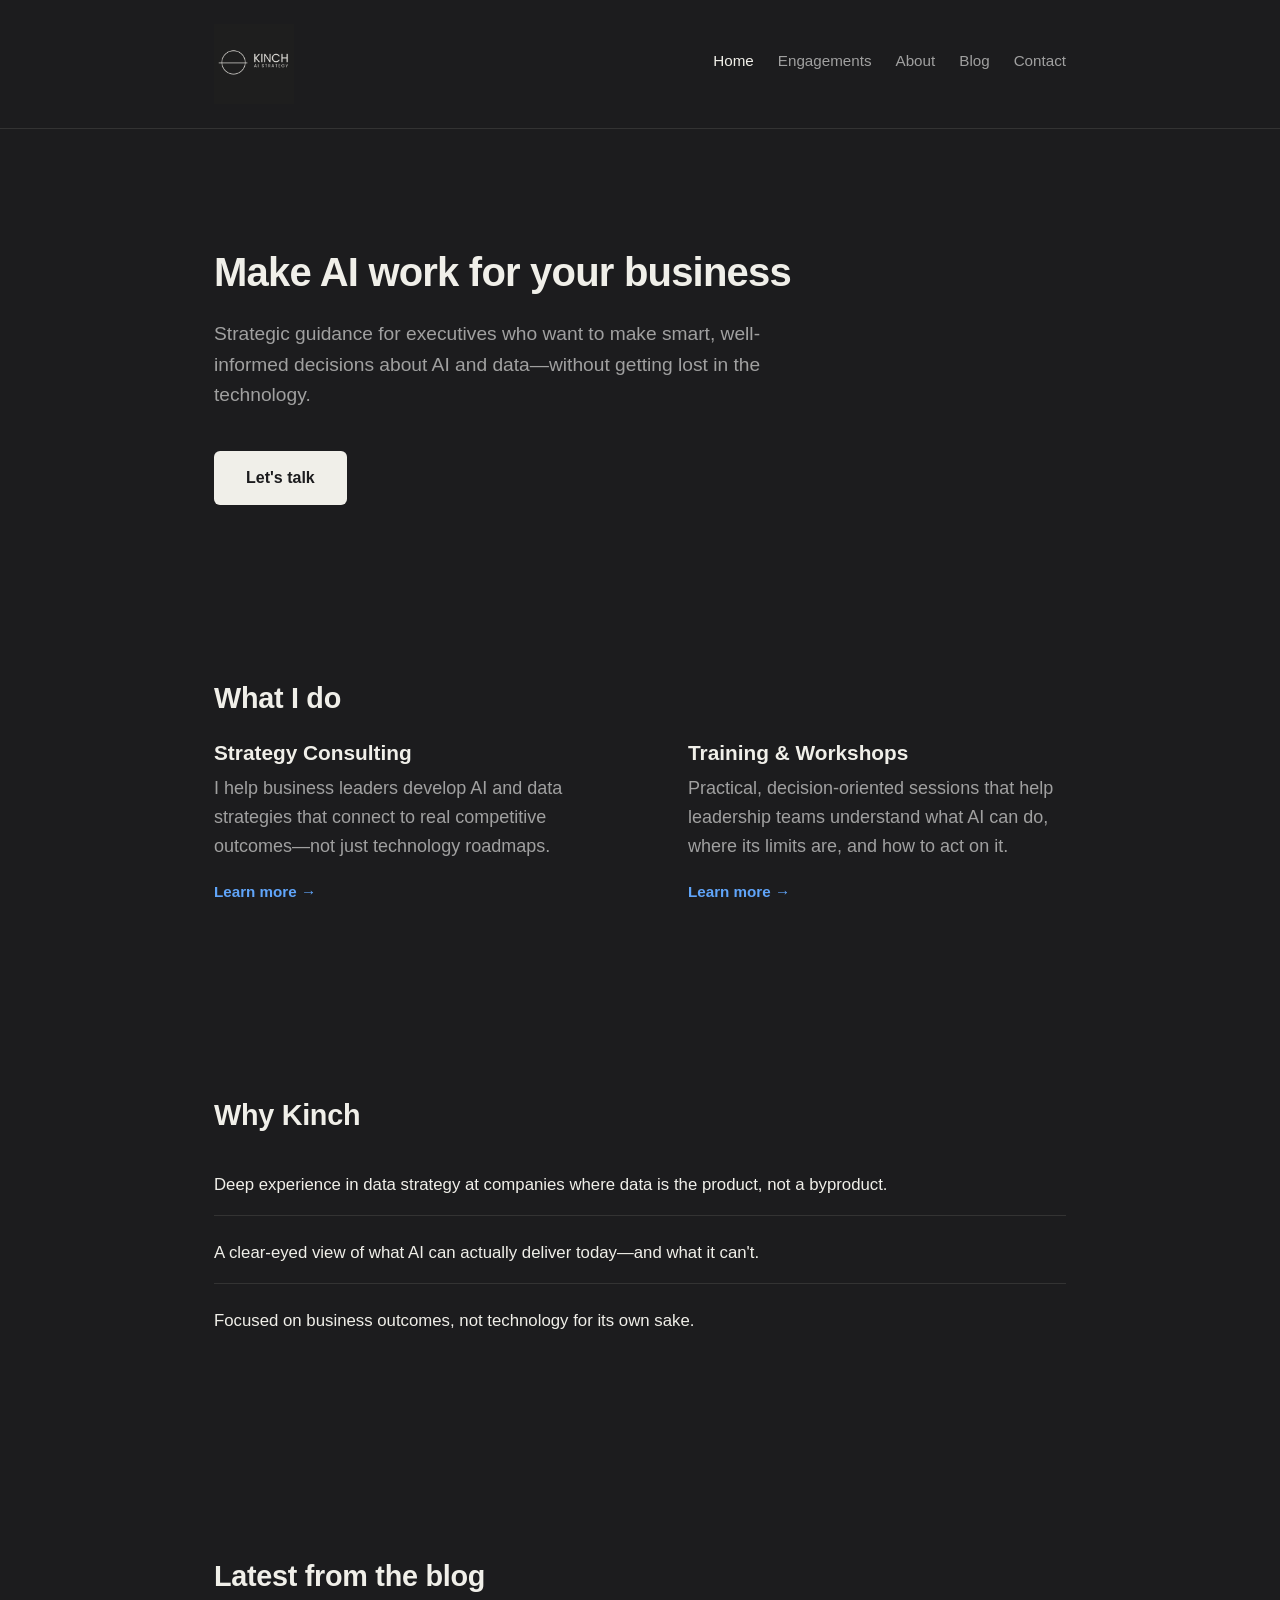
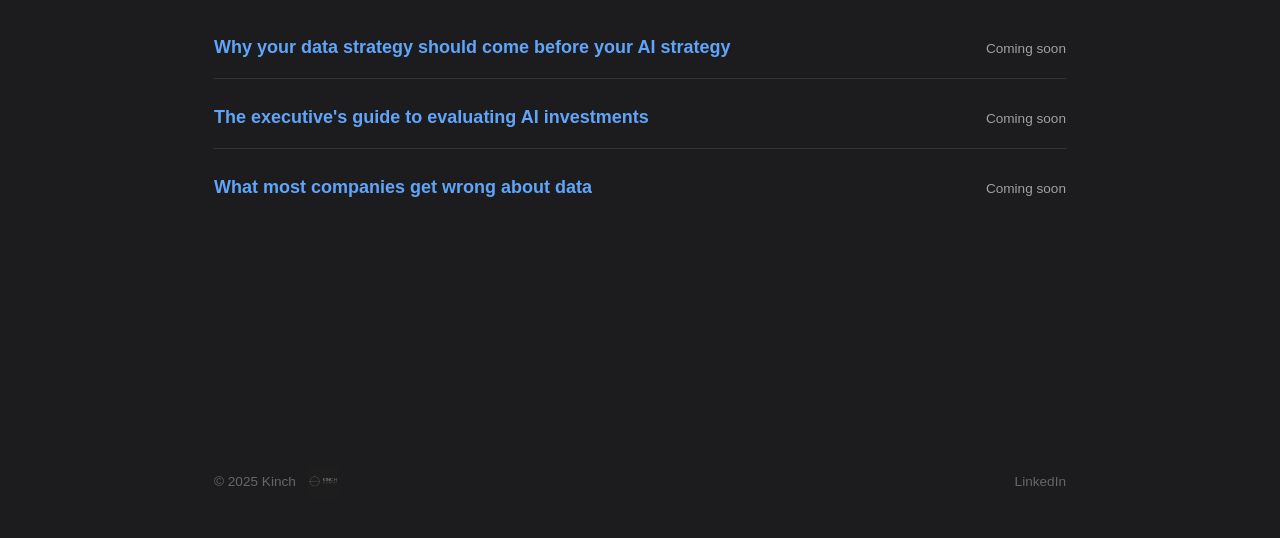
<file: index-dark.html>
<!DOCTYPE html>
<html lang="en">
<head>
  <meta charset="UTF-8">
  <meta name="viewport" content="width=device-width, initial-scale=1.0">
  <title>Kinch - AI &amp; Data Strategy</title>
  <meta name="description" content="Strategic AI and data guidance for business leaders. Kinch helps executives make smart, well-informed decisions about AI and data.">
  <meta property="og:title" content="Kinch - AI & Data Strategy">
  <meta property="og:description" content="Strategic AI and data guidance for business leaders.">
  <meta property="og:type" content="website">
  <link rel="stylesheet" href="css/shared.css">
  <link rel="stylesheet" href="css/dark.css">
</head>
<body>

  <!-- Navigation -->
  <nav class="nav">
    <div class="container">
      <a href="index-dark.html" class="nav-brand"><img src="images/Kinch logo dark.png" alt="Kinch - AI Strategy"></a>
      <button class="nav-toggle" aria-label="Toggle navigation">
        <span></span>
        <span></span>
        <span></span>
      </button>
      <ul class="nav-links">
        <li><a href="index-dark.html" class="active">Home</a></li>
        <li><a href="engagements-dark.html">Engagements</a></li>
        <li><a href="about-dark.html">About</a></li>
        <li><a href="#">Blog</a></li>
        <li><a href="contact-dark.html">Contact</a></li>
      </ul>
    </div>
  </nav>

  <main class="page-content">

    <!-- Hero -->
    <section class="hero">
      <div class="container">
        <h1>Make AI work for your business</h1>
        <p>Strategic guidance for executives who want to make smart, well-informed decisions about AI and data&mdash;without getting lost in the technology.</p>
        <a href="contact-dark.html" class="cta-button">Let's talk</a>
      </div>
    </section>

    <!-- What I Do -->
    <section class="section section-border">
      <div class="container">
        <h2>What I do</h2>
        <div class="services-grid">
          <div class="service-block">
            <h3>Strategy Consulting</h3>
            <p>I help business leaders develop AI and data strategies that connect to real competitive outcomes&mdash;not just technology roadmaps.</p>
            <a href="engagements-dark.html" class="service-link">Learn more &rarr;</a>
          </div>
          <div class="service-block">
            <h3>Training &amp; Workshops</h3>
            <p>Practical, decision-oriented sessions that help leadership teams understand what AI can do, where its limits are, and how to act on it.</p>
            <a href="engagements-dark.html" class="service-link">Learn more &rarr;</a>
          </div>
        </div>
      </div>
    </section>

    <!-- Why Kinch -->
    <section class="section section-border">
      <div class="container">
        <h2>Why Kinch</h2>
        <ul class="why-list">
          <li>Deep experience in data strategy at companies where data is the product, not a byproduct.</li>
          <li>A clear-eyed view of what AI can actually deliver today&mdash;and what it can't.</li>
          <li>Focused on business outcomes, not technology for its own sake.</li>
        </ul>
      </div>
    </section>

    <!-- Blog Teaser -->
    <section class="section section-border">
      <div class="container">
        <h2>Latest from the blog</h2>
        <ul class="blog-teaser-list">
          <li>
            <a href="#">Why your data strategy should come before your AI strategy</a>
            <span class="date">Coming soon</span>
          </li>
          <li>
            <a href="#">The executive's guide to evaluating AI investments</a>
            <span class="date">Coming soon</span>
          </li>
          <li>
            <a href="#">What most companies get wrong about data</a>
            <span class="date">Coming soon</span>
          </li>
        </ul>
      </div>
    </section>

  </main>

  <!-- Footer -->
  <footer class="footer">
    <div class="container">
      <span class="footer-text">&copy; 2025 Kinch &nbsp; <img src="images/Kinch logo dark.png" alt="Kinch" class="footer-brand"></span>
      <div class="footer-links">
        <a href="https://linkedin.com" target="_blank" rel="noopener">LinkedIn</a>
      </div>
    </div>
  </footer>

  <script src="js/nav.js"></script>
</body>
</html>
</file>
<file: css/shared.css>
/* ===== RESET ===== */
*,
*::before,
*::after {
  box-sizing: border-box;
  margin: 0;
  padding: 0;
}

/* ===== FONTS ===== */
@import url('https://fonts.googleapis.com/css2?family=Inter:wght@400;600;700&display=swap');

/* ===== SPACING SCALE ===== */
:root {
  --space-xs: 8px;
  --space-sm: 16px;
  --space-md: 24px;
  --space-lg: 40px;
  --space-xl: 64px;
  --space-xxl: 96px;
}

/* ===== BASE TYPOGRAPHY ===== */
body {
  font-family: 'Inter', -apple-system, BlinkMacSystemFont, 'Segoe UI', sans-serif;
  font-size: 18px;
  line-height: 1.6;
  color: var(--text);
  background-color: var(--bg);
  -webkit-font-smoothing: antialiased;
  -moz-osx-font-smoothing: grayscale;
}

h1 {
  font-size: 2.5rem;
  font-weight: 700;
  line-height: 1.15;
  letter-spacing: -0.02em;
  margin-bottom: var(--space-md);
}

h2 {
  font-size: 1.8rem;
  font-weight: 700;
  line-height: 1.2;
  letter-spacing: -0.01em;
  margin-bottom: var(--space-md);
}

h3 {
  font-size: 1.3rem;
  font-weight: 600;
  line-height: 1.3;
  margin-bottom: var(--space-sm);
}

p {
  margin-bottom: var(--space-sm);
}

a {
  color: var(--accent);
  text-decoration: none;
  transition: color 0.2s ease;
}

a:hover {
  color: var(--accent-hover);
}

ul, ol {
  margin-bottom: var(--space-sm);
  padding-left: var(--space-md);
}

li {
  margin-bottom: var(--space-xs);
}

/* ===== LAYOUT ===== */
.container {
  max-width: 900px;
  margin: 0 auto;
  padding: 0 var(--space-md);
}

.page-content {
  min-height: calc(100vh - 200px);
}

/* ===== NAVIGATION ===== */
.nav {
  padding: var(--space-md) 0;
  border-bottom: 1px solid var(--border);
}

.nav .container {
  display: flex;
  align-items: center;
  justify-content: space-between;
}

.nav-brand {
  display: flex;
  align-items: center;
  text-decoration: none;
}

.nav-brand img {
  height: 80px;
  width: auto;
}

.nav-brand:hover {
  opacity: 0.85;
}

.nav-links {
  display: flex;
  gap: var(--space-md);
  list-style: none;
  padding: 0;
  margin: 0;
}

.nav-links a {
  color: var(--text-secondary);
  text-decoration: none;
  font-weight: 500;
  font-size: 0.95rem;
  transition: color 0.2s ease;
}

.nav-links a:hover,
.nav-links a.active {
  color: var(--text);
}

.nav-toggle {
  display: none;
  background: none;
  border: none;
  cursor: pointer;
  padding: var(--space-xs);
}

.nav-toggle span {
  display: block;
  width: 24px;
  height: 2px;
  background: var(--text);
  margin: 5px 0;
  transition: all 0.3s ease;
}

/* ===== SECTIONS ===== */
.hero {
  padding: 120px 0 80px;
}

.hero p {
  font-size: 1.2rem;
  color: var(--text-secondary);
  max-width: 600px;
  margin-bottom: var(--space-lg);
}

.section {
  padding: var(--space-xxl) 0;
}

.section-alt {
  background-color: var(--bg-alt);
}

/* ===== SERVICES GRID ===== */
.services-grid {
  display: grid;
  grid-template-columns: 1fr 1fr;
  row-gap: var(--space-xl);
  column-gap: var(--space-xxl);
  margin-top: var(--space-md);
}

.service-block h3 {
  margin-bottom: var(--space-xs);
}

.service-block p {
  color: var(--text-secondary);
  margin-bottom: var(--space-sm);
}

.service-link {
  font-weight: 600;
  font-size: 0.95rem;
}

/* ===== WHY LIST ===== */
.why-list {
  list-style: none;
  padding: 0;
  margin-top: var(--space-md);
}

.why-list li {
  padding: var(--space-sm) 0;
  border-bottom: 1px solid var(--border);
  font-size: 1.05rem;
}

.why-list li:last-child {
  border-bottom: none;
}

/* ===== BLOG TEASER ===== */
.blog-teaser-list {
  list-style: none;
  padding: 0;
  margin-top: var(--space-md);
}

.blog-teaser-list li {
  padding: var(--space-sm) 0;
  border-bottom: 1px solid var(--border);
  display: flex;
  justify-content: space-between;
  align-items: baseline;
  gap: var(--space-md);
}

.blog-teaser-list li:last-child {
  border-bottom: none;
}

.blog-teaser-list a {
  font-weight: 600;
}

.blog-teaser-list .date {
  color: var(--text-secondary);
  font-size: 0.85rem;
  white-space: nowrap;
}

/* ===== ENGAGEMENT PAGE ===== */
.engagement-section {
  margin-bottom: var(--space-xl);
}

.engagement-section p {
  color: var(--text-secondary);
}

.engagement-section ul {
  color: var(--text-secondary);
  margin-top: var(--space-sm);
  margin-bottom: var(--space-md);
}

.outcome {
  color: var(--text);
  font-weight: 600;
  margin-top: var(--space-md);
}

/* ===== ABOUT PAGE ===== */
.about-intro {
  display: flex;
  gap: var(--space-lg);
  align-items: flex-start;
}

.about-intro-text {
  flex: 1;
}

.why-kinch {
  padding-right: calc(300px + var(--space-lg));
}

.headshot {
  width: 300px;
  height: 380px;
  border-radius: 8px;
  object-fit: cover;
  object-position: center top;
  flex-shrink: 0;
}

.experience-list {
  list-style: none;
  padding: 0;
  margin-top: var(--space-md);
}

.experience-list li {
  padding: var(--space-xs) 0;
  padding-left: var(--space-md);
  position: relative;
  color: var(--text-secondary);
}

.experience-list li::before {
  content: '';
  position: absolute;
  left: 0;
  top: 50%;
  width: 8px;
  height: 8px;
  border-radius: 50%;
  background: var(--accent);
  transform: translateY(-50%);
}

/* ===== CONTACT PAGE ===== */
.contact-grid {
  display: grid;
  grid-template-columns: 1fr 1fr 1fr;
  column-gap: var(--space-xl);
  gap: var(--space-xl);
  margin-top: var(--space-lg);
}

.contact-section h2 {
  font-size: 1.4rem;
  margin-bottom: var(--space-sm);
}

.contact-section p {
  color: var(--text-secondary);
  margin-bottom: var(--space-md);
}

/* ===== FORM STYLES ===== */
.form-group {
  margin-bottom: var(--space-md);
}

label {
  display: block;
  font-weight: 600;
  font-size: 0.9rem;
  margin-bottom: 6px;
}

input[type="text"],
input[type="email"],
textarea {
  width: 100%;
  padding: 12px 14px;
  border: 1px solid var(--border);
  border-radius: 6px;
  font-family: inherit;
  font-size: 1rem;
  background-color: var(--input-bg, transparent);
  color: var(--text);
  transition: border-color 0.2s ease;
}

input[type="text"]:focus,
input[type="email"]:focus,
textarea:focus {
  outline: none;
  border-color: var(--accent);
}

textarea {
  min-height: 140px;
  resize: vertical;
}

input::placeholder,
textarea::placeholder {
  color: var(--text-secondary);
  opacity: 0.6;
}

.field-error {
  color: #e53e3e;
  font-size: 0.8rem;
  margin-top: 4px;
  display: none;
}

.field-error.visible {
  display: block;
}

.success-message {
  display: none;
  padding: var(--space-md);
  border-radius: 6px;
  background: var(--accent);
  color: #fff;
  font-weight: 600;
  text-align: center;
}

.success-message.visible {
  display: block;
}

/* ===== CTA BUTTON ===== */

.text-cta {
  display: inline-block;
  padding: 4px 14px;
  background-color: var(--cta-bg);
  color: var(--cta-text);
  border-radius: 4px;
  font-family: inherit;
  font-size: 0.95rem;
  font-weight: 600;
  text-decoration: none;
  vertical-align: middle;
  transition: background-color 0.2s ease;
}

.text-cta:hover {
  background-color: var(--cta-hover);
  color: var(--cta-text);
}

.cta-button {
  display: inline-block;
  padding: 14px 32px;
  background-color: var(--cta-bg);
  color: var(--cta-text);
  border: none;
  border-radius: 6px;
  font-family: inherit;
  font-size: 1rem;
  font-weight: 600;
  text-decoration: none;
  cursor: pointer;
  transition: background-color 0.2s ease;
}

.cta-button:hover {
  background-color: var(--cta-hover);
  color: var(--cta-text);
}

/* ===== CTA SECTION ===== */
.cta-section {
  text-align: center;
  padding: var(--space-xxl) 0;
}

.cta-section p {
  font-size: 1.1rem;
  color: var(--text-secondary);
  margin-bottom: var(--space-md);
}

/* ===== FOOTER ===== */
.footer {
  padding: var(--space-lg) 0;
  background-color: var(--bg-alt);
  margin-top: var(--space-xxl);
}

.footer .container {
  display: flex;
  justify-content: space-between;
  align-items: center;
}

.footer-text {
  color: var(--footer-text);
  font-size: 0.85rem;
}

.footer-brand {
  height: 32px;
  width: auto;
  opacity: 0.5;
  vertical-align: middle;
}

.footer-links {
  display: flex;
  gap: var(--space-sm);
}

.footer-links a {
  color: var(--footer-text);
  font-size: 0.85rem;
}

.footer-links a:hover {
  color: var(--text);
}

/* ===== UTILITY ===== */
.visually-hidden {
  position: absolute;
  width: 1px;
  height: 1px;
  padding: 0;
  margin: -1px;
  overflow: hidden;
  clip: rect(0, 0, 0, 0);
  white-space: nowrap;
  border: 0;
}

/* ===== CALENDLY ===== */
.calendly-link {
  display: inline-block;
  padding: 14px 32px;
  background-color: var(--cta-bg);
  color: var(--cta-text);
  border-radius: 6px;
  font-weight: 600;
  text-decoration: none;
  transition: background-color 0.2s ease;
}

.calendly-link:hover {
  background-color: var(--cta-hover);
  color: var(--cta-text);
}

/* ===== RESPONSIVE ===== */
@media (max-width: 768px) {
  h1 {
    font-size: 2rem;
  }

  h2 {
    font-size: 1.5rem;
  }

  .hero {
    padding: 80px 0 60px;
  }

  .section {
    padding: var(--space-xl) 0;
  }

  /* Nav mobile */
  .nav-links {
    display: none;
    flex-direction: column;
    gap: var(--space-sm);
    padding-top: var(--space-sm);
  }

  .nav-links.open {
    display: flex;
  }

  .nav .container {
    flex-wrap: wrap;
  }

  .nav-toggle {
    display: block;
  }

  /* Grids to single column */
  .services-grid {
    grid-template-columns: 1fr;
  }

  .contact-grid {
    grid-template-columns: 1fr;
  }

  /* About page */
  .about-intro {
    flex-direction: column;
  }

  .headshot {
    width: 200px;
    height: 250px;
  }

  /* Blog teaser */
  .blog-teaser-list li {
    flex-direction: column;
    gap: 4px;
  }

  /* CTA full width */
  .cta-button,
  .calendly-link {
    display: block;
    text-align: center;
    width: 100%;
  }
}

@media (max-width: 480px) {
  body {
    font-size: 16px;
  }

  h1 {
    font-size: 1.75rem;
  }

  .hero {
    padding: 60px 0 40px;
  }
}
</file>
<file: css/light.css>
/* ===== LIGHT THEME ===== */
:root {
  --bg: #f8f7f4;
  --bg-alt: #f0efe9;
  --text: #1a1a1a;
  --text-secondary: #555555;
  --accent: #2563eb;
  --accent-hover: #1d4ed8;
  --nav-bg: #f8f7f4;
  --footer-text: #888888;
  --border: #e0ddd6;
  --input-bg: #ffffff;
  --cta-bg: #1a1a1a;
  --cta-text: #f8f7f4;
  --cta-hover: #333333;
}

body {
  background-color: var(--bg);
  color: var(--text);
}
</file>
<file: css/dark.css>
/* ===== DARK THEME ===== */
:root {
  --bg: #1c1c1e;
  --text: #f0efe9;
  --text-secondary: #a0a0a0;
  --accent: #60a5fa;
  --accent-hover: #93c5fd;
  --nav-bg: #1c1c1e;
  --footer-text: #666666;
  --border: #333333;
  --input-bg: #2a2a2c;
  --cta-bg: #f0efe9;
  --cta-text: #1c1c1e;
  --cta-hover: #d4d3cd;
}

body {
  background-color: var(--bg);
  color: var(--text);
}
</file>
